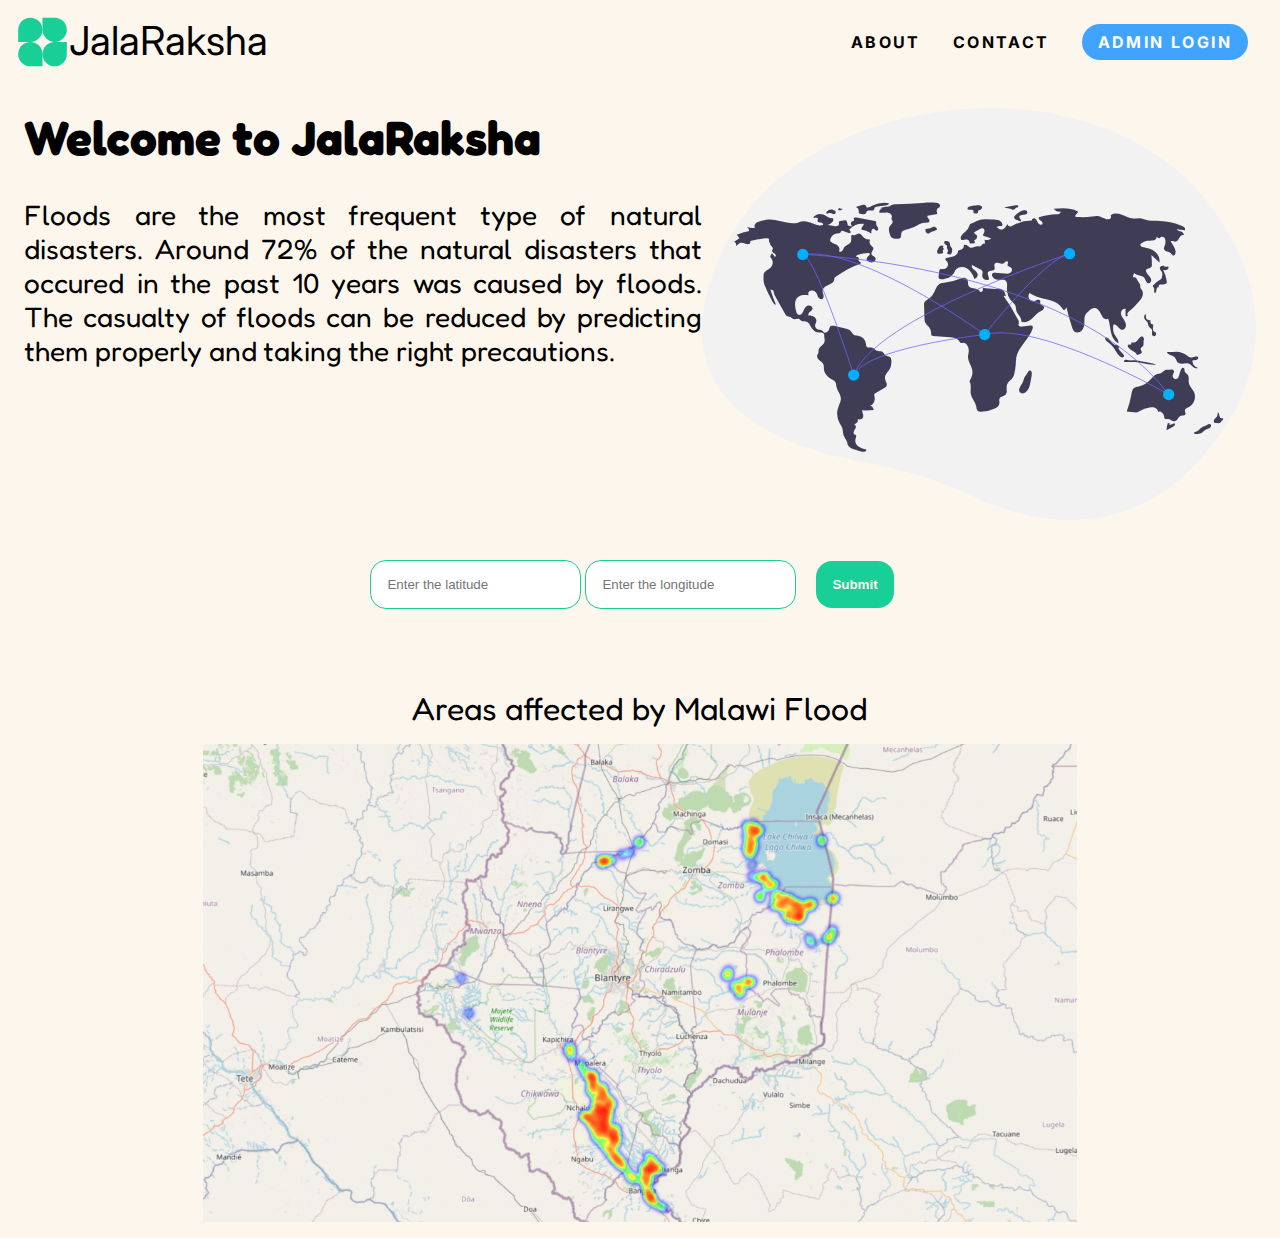
<file: index.html>
<!DOCTYPE html>
<html lang="en">
  <head>
    <meta charset="UTF-8" />
    <meta http-equiv="X-UA-Compatible" content="IE=edge" />
    <meta name="viewport" content="width=device-width, initial-scale=1.0" />
    <title>JalaRaksha</title>
    <link rel="icon" href="assets/img/logo.svg" />
    <link rel="stylesheet" href="assets/css/style.css" />
  </head>
  <body>
    <header>
      <div class="logo">
        <img src="assets/img/logo.svg" alt="logo" />
        <p>JalaRaksha</p>
      </div>
      <nav>
        <ul>
          <li><a href="#about" class="page-link">About</a></li>
          <li>
            <a href="mailto:advaithunni2000@gmail.com" class="page-link"
              >Contact</a
            >
          </li>
          <li><a href="/login.html" class="login-btn">Admin Login</a></li>
        </ul>
      </nav>
    </header>

    <section class="hero">
      <div class="hero-description">
        <h2 class="white-mode">Welcome to JalaRaksha</h2>
        <p id="about">
          Floods are the most frequent type of natural disasters. Around 72% of
          the natural disasters that occured in the past 10 years was caused by
          floods. The casualty of floods can be reduced by predicting them
          properly and taking the right precautions.
        </p>
      </div>
      <img src="assets/img/world.svg" alt="world-img" />
    </section>

    <section class="input">
      
      <!-- <form onsubmit="eventHandler()">
      <input id="lat" type="number" step="any" placeholder="Enter the latitude">
      <input id="lon" type="number" step="any" placeholder="Enter the longitude">
      <input type="submit" value="Submit">
      </form> -->

      <input id="lat" type="number" step="any" placeholder="Enter the latitude">
      <input id="lon" type="number" step="any" placeholder="Enter the longitude">
      <button class="search-btn">Submit</button>
            <div id="output"></div>
    </section>

    <section class="safe-locations">
      <p>Areas affected by Malawi Flood</p>

      <div class="heatmap">
        <a href="./heatmap.html"><img class="heatmap__img" src="assets/img/heatmap.png" alt="heatmap"></a>
        <a href="./heatmap.html" target="_blank"><div class="heatmap__overlay heatmap__overlay--primary">
            <div class="heatmap__title">Click here to view the full map</div>
        </div></a>
    </div>
      </section>
    </footer>
    <script src="locations.js"></script>
    <script src="app.js"></script>
  </body>
</html>
</file>
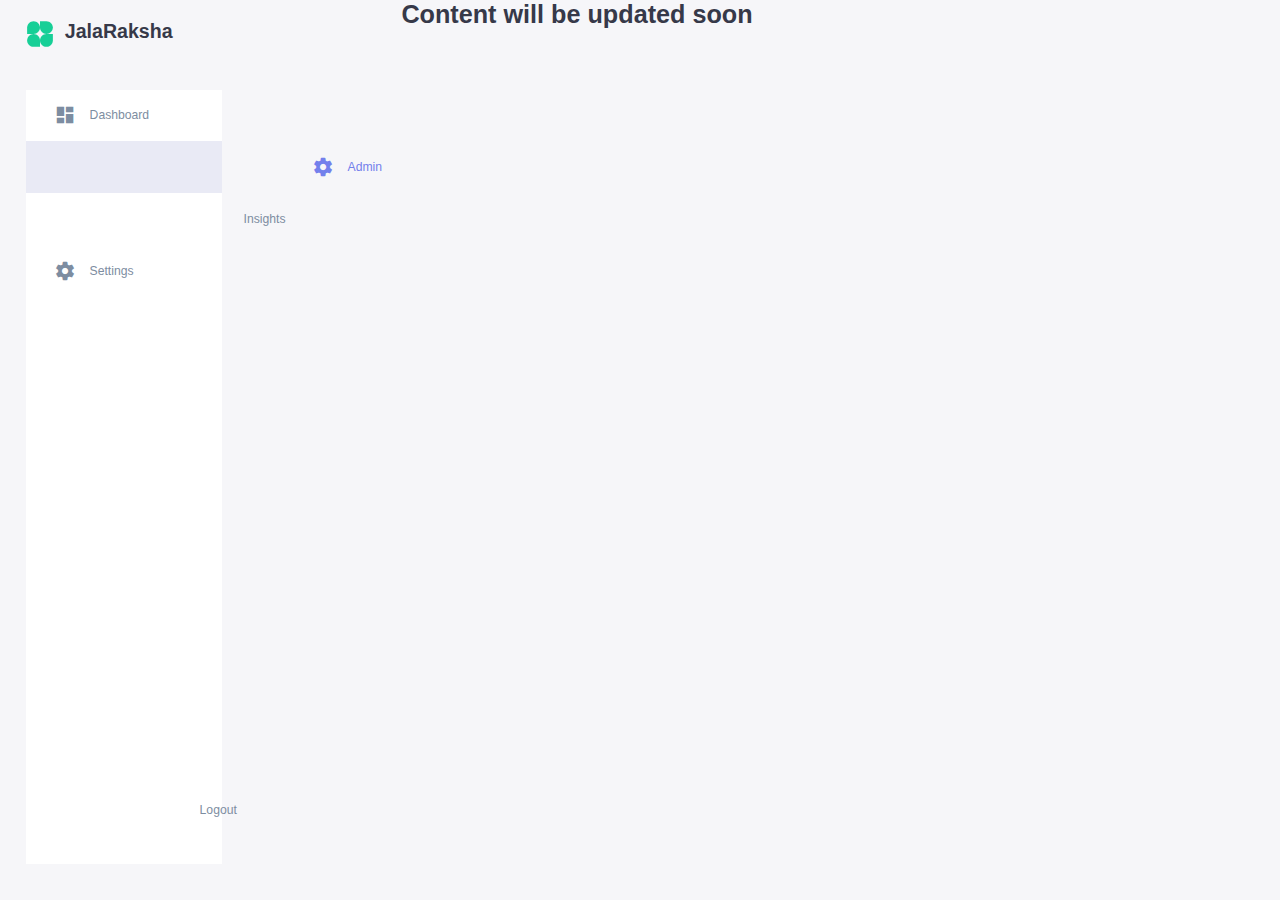
<file: admin.html>
<!DOCTYPE html>
<html lang="en">
  <head>
    <meta charset="UTF-8" />
    <meta http-equiv="X-UA-Compatible" content="IE=edge" />
    <meta name="viewport" content="width=device-width, initial-scale=1.0" />
    <title>Admin</title>
    <link rel="icon" href="assets/img/logo.svg" />
    <!-- Material CDN -->
    <link
      href="https://fonts.googleapis.com/icon?family=Material+Icons"
      rel="stylesheet"
    />

    <!-- CSS Stylesheets -->
    <link rel="stylesheet" href="assets/css/admin.css" />
  </head>
  <body>
    <div class="container">
      <aside>
        <div class="top">
          <div class="logo">
            <img src="assets/img/logo.svg" alt="Logo" />
            <h2>JalaRaksha</h2>
          </div>

          <div class="close" id="close-btn">
            <span class="material-icons-outlined"> close </span>
          </div>
        </div>

        <div class="sidebar">
          <a href="/dashboard">
            <span class="material-icons-outlined"> dashboard </span>
            <h3>Dashboard</h3>
          </a>
          <a href="/admin" class="active">
            <span class="material-icons-outlined"> admin_panel_settings </span>
            <h3>Admin</h3>
          </a>
          <a href="/insights">
            <span class="material-icons-outlined"> insights </span>
            <h3>Insights</h3>
          </a>
          <a href="/settings">
            <span class="material-icons-outlined"> settings </span>
            <h3>Settings</h3>
          </a>
          <a href="#">
            <span class="material-icons-outlined"> logout </span>
            <h3>Logout</h3>
          </a>
        </div>
      </aside>

      <main>
          <h1 style="text-align: center;">Content will be updated soon</h1>
      </main>
    </div>
  </body>
</html>
</file>
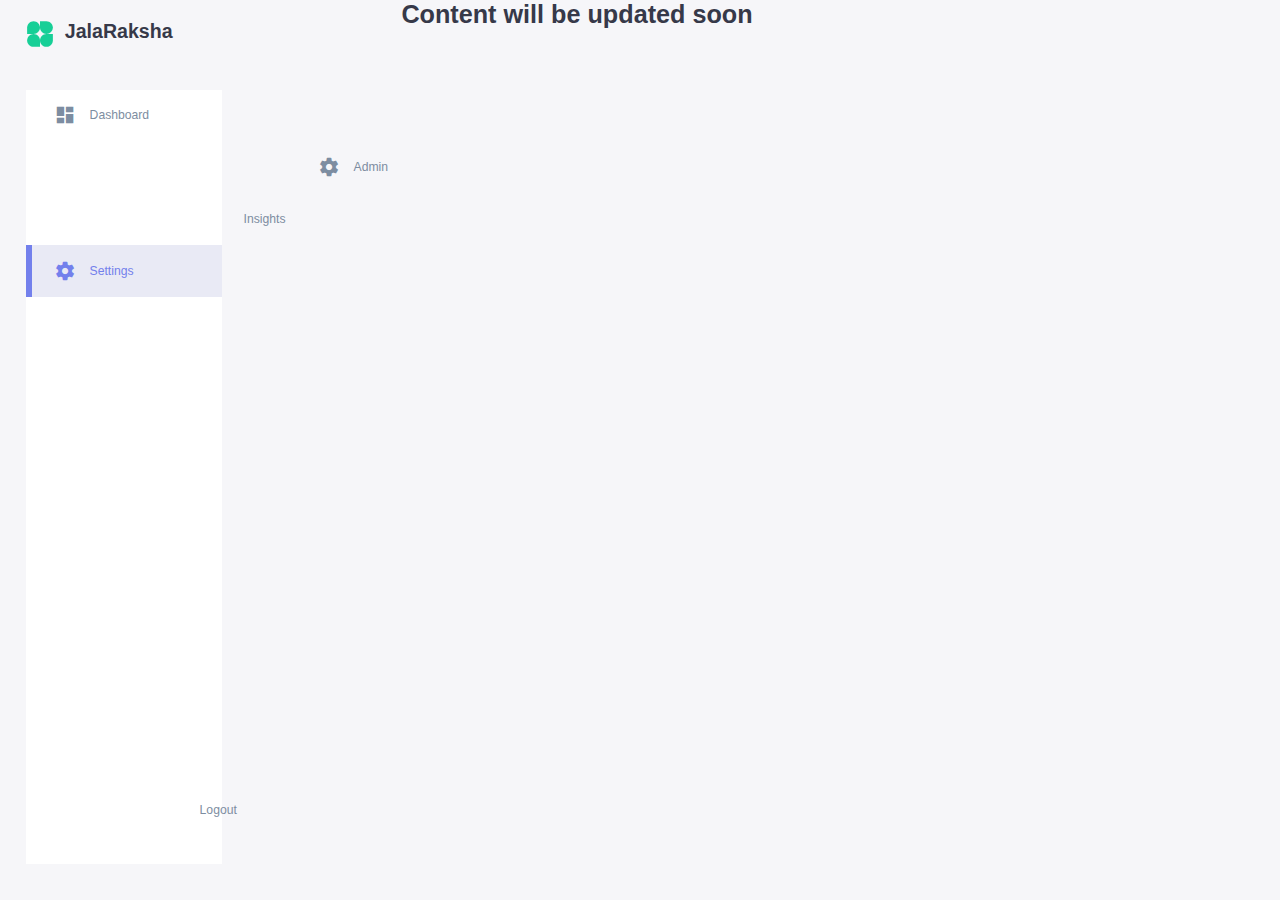
<file: settings.html>
<!DOCTYPE html>
<html lang="en">
  <head>
    <meta charset="UTF-8" />
    <meta http-equiv="X-UA-Compatible" content="IE=edge" />
    <meta name="viewport" content="width=device-width, initial-scale=1.0" />
    <title>Admin</title>
    <link rel="icon" href="assets/img/logo.svg" />
    <!-- Material CDN -->
    <link
      href="https://fonts.googleapis.com/icon?family=Material+Icons"
      rel="stylesheet"
    />

    <!-- CSS Stylesheets -->
    <link rel="stylesheet" href="assets/css/settings.css" />
  </head>
  <body>
    <div class="container">
      <aside>
        <div class="top">
          <div class="logo">
            <img src="assets/img/logo.svg" alt="Logo" />
            <h2>JalaRaksha</h2>
          </div>

          <div class="close" id="close-btn">
            <span class="material-icons-outlined"> close </span>
          </div>
        </div>

        <div class="sidebar">
          <a href="/dashboard">
            <span class="material-icons-outlined"> dashboard </span>
            <h3>Dashboard</h3>
          </a>
          <a href="/admin">
            <span class="material-icons-outlined"> admin_panel_settings </span>
            <h3>Admin</h3>
          </a>
          <a href="/insights">
            <span class="material-icons-outlined"> insights </span>
            <h3>Insights</h3>
          </a>
          <a href="/settings" class="active">
            <span class="material-icons-outlined"> settings </span>
            <h3>Settings</h3>
          </a>
          <a href="#">
            <span class="material-icons-outlined"> logout </span>
            <h3>Logout</h3>
          </a>
        </div>
      </aside>

      <main>
          <h1 style="text-align: center;">Content will be updated soon</h1>
      </main>
    </div>
  </body>
</html>
</file>
<file: assets/css/style.css>
@import url("https://fonts.googleapis.com/css2?family=Inter:wght@400;500;600;700&family=Roboto:ital,wght@0,100;0,300;0,400;0,500;0,700;1,100;1,300;1,400;1,500&display=swap");
@import url("https://fonts.googleapis.com/css2?family=Fredoka:wght@400;500;600&family=Inter:wght@400;500;600;700&family=Roboto:ital,wght@0,100;0,300;0,400;0,500;0,700;1,100;1,300;1,400;1,500&display=swap");

* {
  padding: 0;
  margin: 0;
  --black: #000;
  --blue: #40a4fe;
  --white: #fff;
  --logo-color: #17cf97;
  --secondary-color: #fdf6ec;
}

body {
  background-color: var(--secondary-color);
  font-family: "Fredoka", sans-serif;
  display: flex;
  flex-direction: column;
}

/* ==== Header Section ==== */
header {
  font-family: "Inter", sans-serif;
  margin: 1rem;
  display: flex;
  justify-content: space-between;
}

.logo {
  display: flex;
}

.logo > p {
  font-size: 2.5rem;
}
/* ==== Navbar ==== */
nav > ul {
  display: flex;
  list-style: none;
}

nav > ul > li {
  margin: 1rem;
  font-weight: bold;
}

a {
  text-transform: uppercase;
  letter-spacing: 0.15rem;
  text-decoration: none;
  color: var(--black);
}

.page-link:hover {
  text-decoration: underline 0.25rem var(--blue);
}

.login-btn {
  font-weight: bold;
  border: none;
  background-color: var(--blue);
  color: var(--white);
  padding: 0.5rem 1rem;
  border-radius: 2rem;
}

.login-btn:hover {
  color: var(--blue);
  background-color: var(--white);
  border: 1px solid var(--blue);
}

.login-btn > a:hover {
  text-decoration: none;
}
/* ==== Hero Section ==== */
.hero {
  display: flex;
  margin: 1rem;
  padding: 0.5rem;
}

.hero > img {
  max-width: 45%;
}

.hero-description > h2 {
  font-size: 3rem;
}

.hero-description > p {
  margin: 2rem 0rem;
  text-align: justify;
  font-size: 1.75rem;
}

/* ==== Input Section ==== */
.input {
  text-align: center;
  margin: 1rem;
}

.input > input {
  border: 1px solid var(--logo-color);
  padding: 1rem;
  border-radius: 1rem;
}

.input > button {
  margin: 0rem 1rem;
  border: none;
  padding: 1rem;
  border-radius: 1rem;
  background-color: var(--logo-color);
  font-weight: bold;
  color: var(--secondary-color);
}

#output {
  margin: 2rem;
  text-align: center;
  text-transform: capitalize;
  font-weight: 600;
  font-size: 2rem;
}
/* ==== Safe Location Section ==== */
.safe-locations {
  display: flex;
  flex-direction: column;
  flex-wrap: wrap;
  justify-content: space-around;
  align-items: center;
  padding: 1rem;
}

.safe-locations > p {
  font-size: 2rem;
  margin: 1rem;
}

.heatmap {
  position: relative;
  width: 70%;
}

.heatmap__img {
  display: block;
  width: 100%;
}

.heatmap__overlay {
  position: absolute;
  top: 0;
  left: 0;
  width: 100%;
  height: 100%;
  background: rgba(0, 0, 0, 0.6);
  color: #ffffff;
  font-family: 'Quicksand', sans-serif;
  display: flex;
  flex-direction: column;
  align-items: center;
  justify-content: center;
  opacity: 0;
  transition: opacity 0.25s;
}

.heatmap__overlay--blur {
  backdrop-filter: blur(5px);
}

.heatmap__overlay--primary {
  background: rgba(0, 0, 0, 0.6);
}

.heatmap__overlay > * {
  transform: translateY(20px);
  transition: transform 0.25s;
}

.heatmap__overlay:hover {
  opacity: 1;
}

.heatmap__overlay:hover > * {
  transform: translateY(0);
}

.heatmap__title {
  font-size: 2em;
  font-weight: bold;
}

/* ==== Footer Section ==== */
footer {
  padding: 1rem;
}
footer > h4 {
  text-align: center;
}
</file>
<file: assets/css/admin.css>
/* Material Icon Style */
.material-icons-outlined {
    font-family: "Material Icons";
    font-weight: normal;
    font-style: normal;
    font-size: 24px; /* Preferred icon size */
    display: inline-block;
    line-height: 1;
    text-transform: none;
    letter-spacing: normal;
    word-wrap: normal;
    white-space: nowrap;
    direction: ltr;
  
    /* Support for all WebKit browsers. */
    -webkit-font-smoothing: antialiased;
    /* Support for Safari and Chrome. */
    text-rendering: optimizeLegibility;
  
    /* Support for Firefox. */
    -moz-osx-font-smoothing: grayscale;
  
    /* Support for IE. */
    font-feature-settings: "liga";
  }
  
  /* Google Fonts - Poppins */
  @import url("https://fonts.googleapis.com/css2?family=Fredoka:wght@400;500;600&family=Inter:wght@400;500;600;700&family=Poppins:wght@300;400;500;600;700;800&family=Roboto:ital,wght@0,100;0,300;0,400;0,500;0,700;1,100;1,300;1,400;1,500&display=swap");
  
  /* Root Variables */
  :root {
    --color-primary: #7380ec;
    --color-danger: #ff7782;
    --color-success: #41f1b6;
    --color-warning: #ffbb55;
    --color-white: #fff;
    --color-info-dark: #7d8da1;
    --color-info-light: #dce1eb;
    --color-dark: #363949;
    --color-light: rgba(132, 139, 200, 0.18);
    --color-primary-variant: #111e88;
    --color-dark-variant: #677483;
    --color-background: #f6f6f9;
  
    --card-border-radius: 2rem;
    --border-radius-1: 0.4rem;
    --border-radius-2: 0.8rem;
    --border-radius-3: 1.2rem;
  
    --card-padding: 1.8rem;
    --padding-1: 1.2rem;
  
    --box-shadow:0px 10px 100px 36px var(--color-light);
  }
  
  * {
    margin: 0;
    padding: 0;
    outline: 0;
    appearance: none;
    border: 0;
    text-decoration: none;
    list-style: none;
    box-sizing: border-box;
  }
  
  /* General Styling */
  html {
    font-size: 14px;
  }
  
  body {
    width: 100vw;
    height: 100vh;
    font-family: "Poppins", sans-serif;
    font-size: 0.88rem;
    background: var(--color-background);
    user-select: none;
    overflow-x: hidden;
    color: var(--color-dark);
  }
  
  .container {
    display: grid;
    width: 96%;
    margin: 0 auto;
    gap: 1.8rem;
    grid-template-columns: 14rem auto 23rem;
  }
  
  a {
    color: var(--color-dark);
  }
  
  img {
    display: block;
    width: 100%;
  }
  
  h1 {
    font-weight: 800;
    font-size: 1.8rem;
  }
  
  h2 {
    font-size: 1.4rem;
  }
  
  h3 {
    font-size: 0.87rem;
  }
  
  h4 {
    font-size: 0.8rem;
  }
  
  h5 {
    font-size: 0.77rem;
  }
  
  small {
    font-size: 0.75rem;
  }
  
  .profile-photo {
    width: 2.8rem;
    height: 2.8rem;
    border-radius: 50%;
    overflow: hidden;
  }
  
  .text-muted {
    color: var(--color-info-dark);
  }
  
  p {
    color: var(--color-dark-variant);
  }
  
  .primary {
    color: var(--color-primary);
  }
  
  .danger {
    color: var(--color-danger);
  }
  
  .success {
    color: var(--color-success);
  }
  
  .warning {
    color: var(--color-warning);
  }
  
  aside {
    height: 100vh;
  }
  
  aside .top {
    display: flex;
    align-items: center;
    justify-content: space-between;
    margin-top: 1.4rem;
  }
  
  aside .logo {
    display: flex;
    gap: 0.8rem;
  }
  aside .logo img {
    width: 2rem;
    height: 2rem;
  }
  
  aside .close {
    display: none;
  }
  
  /* Sidebar */
  aside .sidebar {
    background: white;
    display: flex;
    flex-direction: column;
    height: 86vh;
    position: relative;
    top: 3rem;
  }
  
  aside h3 {
    font-weight: 500;
  }
  
  aside .sidebar a {
    display: flex;
    color: var(--color-info-dark);
    margin-left: 2rem;
    gap: 1rem;
    align-items: center;
    position: relative;
    height: 3.7rem;
    transition: all 300ms ease;
  }
  
  aside .sidebar a span {
    font-size: 1.6rem;
    transition: all 300ms ease;
  }
  
  aside .sidebar a:last-child {
    position: absolute;
    bottom: 2rem;
    width: 100%;
  }
  
  aside .sidebar a.active {
    background: var(--color-light);
    color: var(--color-primary);
    margin-left: 0;
  }
  
  aside .sidebar a.active:before {
    content: "";
    width: 6px;
    height: 100%;
    background: var(--color-primary);
  }
  
  aside .sidebar a.active span{
      color: var(--color-primary);
      margin-left: calc(1rem - 6px);
  }
  
  aside .sidebar a:hover{
      color: var(--color-primary);
  }
  
  aside .sidebar a:hover span{
      margin-left: 1rem;
  }
</file>
<file: assets/css/settings.css>
/* Material Icon Style */
.material-icons-outlined {
    font-family: "Material Icons";
    font-weight: normal;
    font-style: normal;
    font-size: 24px; /* Preferred icon size */
    display: inline-block;
    line-height: 1;
    text-transform: none;
    letter-spacing: normal;
    word-wrap: normal;
    white-space: nowrap;
    direction: ltr;
  
    /* Support for all WebKit browsers. */
    -webkit-font-smoothing: antialiased;
    /* Support for Safari and Chrome. */
    text-rendering: optimizeLegibility;
  
    /* Support for Firefox. */
    -moz-osx-font-smoothing: grayscale;
  
    /* Support for IE. */
    font-feature-settings: "liga";
  }
  
  /* Google Fonts - Poppins */
  @import url("https://fonts.googleapis.com/css2?family=Fredoka:wght@400;500;600&family=Inter:wght@400;500;600;700&family=Poppins:wght@300;400;500;600;700;800&family=Roboto:ital,wght@0,100;0,300;0,400;0,500;0,700;1,100;1,300;1,400;1,500&display=swap");
  
  /* Root Variables */
  :root {
    --color-primary: #7380ec;
    --color-danger: #ff7782;
    --color-success: #41f1b6;
    --color-warning: #ffbb55;
    --color-white: #fff;
    --color-info-dark: #7d8da1;
    --color-info-light: #dce1eb;
    --color-dark: #363949;
    --color-light: rgba(132, 139, 200, 0.18);
    --color-primary-variant: #111e88;
    --color-dark-variant: #677483;
    --color-background: #f6f6f9;
  
    --card-border-radius: 2rem;
    --border-radius-1: 0.4rem;
    --border-radius-2: 0.8rem;
    --border-radius-3: 1.2rem;
  
    --card-padding: 1.8rem;
    --padding-1: 1.2rem;
  
    --box-shadow:0px 10px 100px 36px var(--color-light);
  }
  
  * {
    margin: 0;
    padding: 0;
    outline: 0;
    appearance: none;
    border: 0;
    text-decoration: none;
    list-style: none;
    box-sizing: border-box;
  }
  
  /* General Styling */
  html {
    font-size: 14px;
  }
  
  body {
    width: 100vw;
    height: 100vh;
    font-family: "Poppins", sans-serif;
    font-size: 0.88rem;
    background: var(--color-background);
    user-select: none;
    overflow-x: hidden;
    color: var(--color-dark);
  }
  
  .container {
    display: grid;
    width: 96%;
    margin: 0 auto;
    gap: 1.8rem;
    grid-template-columns: 14rem auto 23rem;
  }
  
  a {
    color: var(--color-dark);
  }
  
  img {
    display: block;
    width: 100%;
  }
  
  h1 {
    font-weight: 800;
    font-size: 1.8rem;
  }
  
  h2 {
    font-size: 1.4rem;
  }
  
  h3 {
    font-size: 0.87rem;
  }
  
  h4 {
    font-size: 0.8rem;
  }
  
  h5 {
    font-size: 0.77rem;
  }
  
  small {
    font-size: 0.75rem;
  }
  
  .profile-photo {
    width: 2.8rem;
    height: 2.8rem;
    border-radius: 50%;
    overflow: hidden;
  }
  
  .text-muted {
    color: var(--color-info-dark);
  }
  
  p {
    color: var(--color-dark-variant);
  }
  
  .primary {
    color: var(--color-primary);
  }
  
  .danger {
    color: var(--color-danger);
  }
  
  .success {
    color: var(--color-success);
  }
  
  .warning {
    color: var(--color-warning);
  }
  
  aside {
    height: 100vh;
  }
  
  aside .top {
    display: flex;
    align-items: center;
    justify-content: space-between;
    margin-top: 1.4rem;
  }
  
  aside .logo {
    display: flex;
    gap: 0.8rem;
  }
  aside .logo img {
    width: 2rem;
    height: 2rem;
  }
  
  aside .close {
    display: none;
  }
  
  /* Sidebar */
  aside .sidebar {
    background: white;
    display: flex;
    flex-direction: column;
    height: 86vh;
    position: relative;
    top: 3rem;
  }
  
  aside h3 {
    font-weight: 500;
  }
  
  aside .sidebar a {
    display: flex;
    color: var(--color-info-dark);
    margin-left: 2rem;
    gap: 1rem;
    align-items: center;
    position: relative;
    height: 3.7rem;
    transition: all 300ms ease;
  }
  
  aside .sidebar a span {
    font-size: 1.6rem;
    transition: all 300ms ease;
  }
  
  aside .sidebar a:last-child {
    position: absolute;
    bottom: 2rem;
    width: 100%;
  }
  
  aside .sidebar a.active {
    background: var(--color-light);
    color: var(--color-primary);
    margin-left: 0;
  }
  
  aside .sidebar a.active:before {
    content: "";
    width: 6px;
    height: 100%;
    background: var(--color-primary);
  }
  
  aside .sidebar a.active span{
      color: var(--color-primary);
      margin-left: calc(1rem - 6px);
  }
  
  aside .sidebar a:hover{
      color: var(--color-primary);
  }
  
  aside .sidebar a:hover span{
      margin-left: 1rem;
  }
</file>
